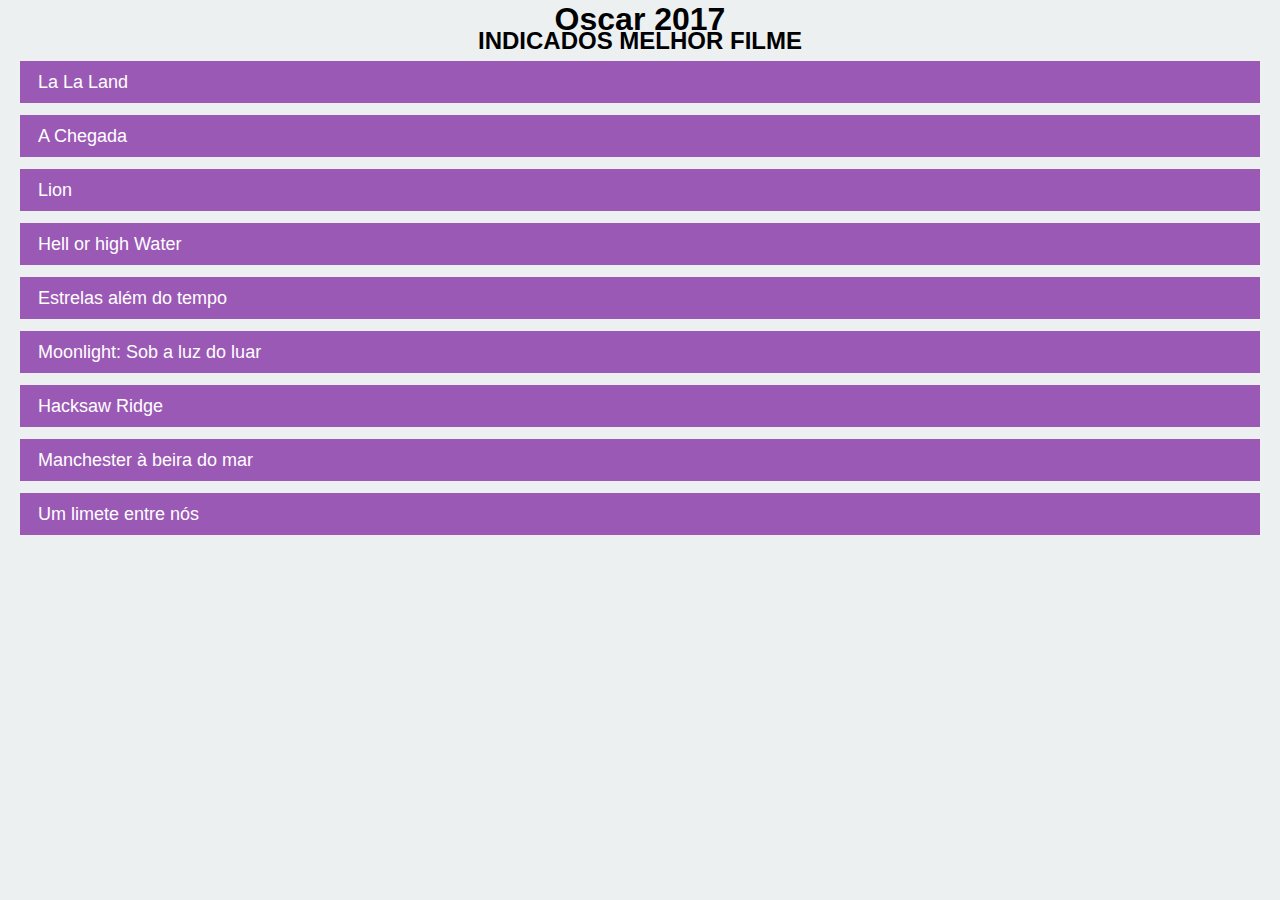
<file: pm-proj001/index.html>
<!Doctype html>
<html lang="pt-br">
  <head>
    <title>Oscar 2017</title>
    <link rel="stylesheet" href="estilo.css">
  </head>
   
  <body>
    <h1>Oscar 2017</h1>
    <h2>Indicados Melhor Filme</h2>
        
    <ul>
      <li>La La Land</li>
      <li>A Chegada</li>
      <li>Lion</li>
      <li>Hell or high Water</li>
      <li>Estrelas além do tempo</li>
      <li>Moonlight: Sob a luz do luar</li>
      <li>Hacksaw Ridge</li>
      <li>Manchester à beira do mar</li>
      <li>Um limete entre nós</li>
    </ul>
    
  </body>
  
</html>
</file>
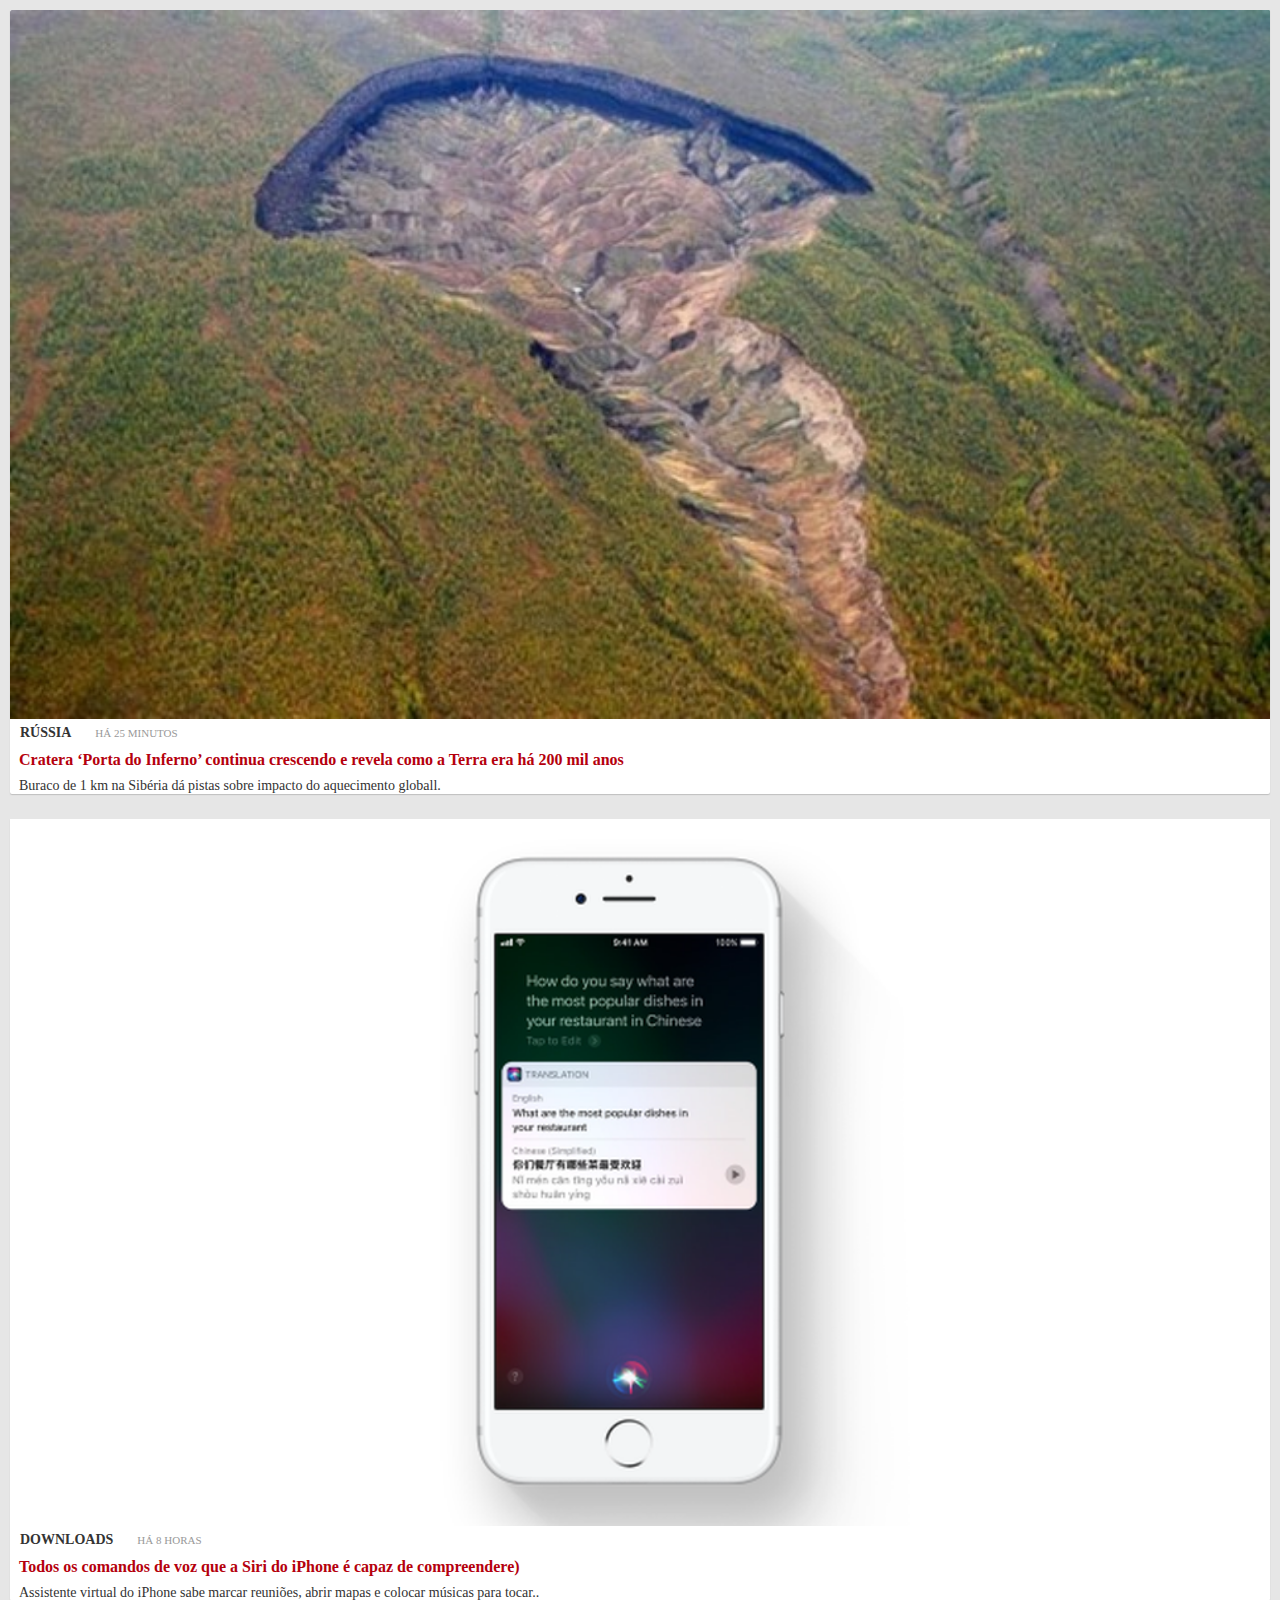
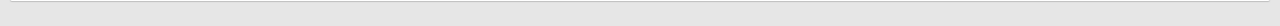
<file: pm-proj002/index.html>
<!DOCTYPE html>

<html lang="pt-br">
    
    <head>
       <meta charset="UTF-8">
        <title>pm-proj002-noticia</title>
          
        <link rel="stylesheet" href="estilo.css">
    </head>
    
    <body>
        
         
        <div class="noticia"> 
                 
        <a href="http://bit.ly/pm-proj002-noticia">
           
            <img src="cratera.jpg" alt="Cratera" title="Localizada na floresta boreal da Sibéria, enorme cratera cresce, em média, 10 metros por ano e serve de alerta contra o desmatamento e o aquecimento global (Foto: Alexander Gabyshev )">
            
          </a>
                    
        <span class="local">Rússia</span>
            
        <span class="tempo">Há 25 minutos</span>
            
        <a href="http://bit.ly/pm-proj002-noticia">
            <h2 class="title">Cratera ‘Porta do Inferno’ continua crescendo e revela como a Terra era há 200 mil anos</h2>
        </a>
            
        <p class="title-2">Buraco de 1 km na Sibéria dá pistas sobre impacto do aquecimento globall.</p>
    
        </div>
    
        <p></p>
        
         <div class="noticia">
         
         <a  href= "http://www.techtudo.com.br/listas/2017/08/todos-os-comandos-de-voz-que-a-siri-do-iphone-e-capaz-de-compreender.ghtml">
         <img src="Siri.png" alt="Iphone" title="Siri está mais inteligente no iOS 11 (Foto: Divulgação/Apple)">
            
        </a>     
                            
                        
        <span class="local">Downloads</span>
        
        <span class="tempo">Há 8 horas</span>
            
        
            
        <a href="http://www.techtudo.com.br/listas/2017/08/todos-os-comandos-de-voz-que-a-siri-do-iphone-e-capaz-de-compreender.ghtml">
            <h2 class="title">Todos os comandos de voz que a Siri do iPhone é capaz de compreendere)</h2>
        </a>
        <p class="title-2">Assistente virtual do iPhone sabe marcar reuniões, abrir mapas e colocar músicas para tocar..</p>
        </div>
        
            
    </body>
</html>
</file>
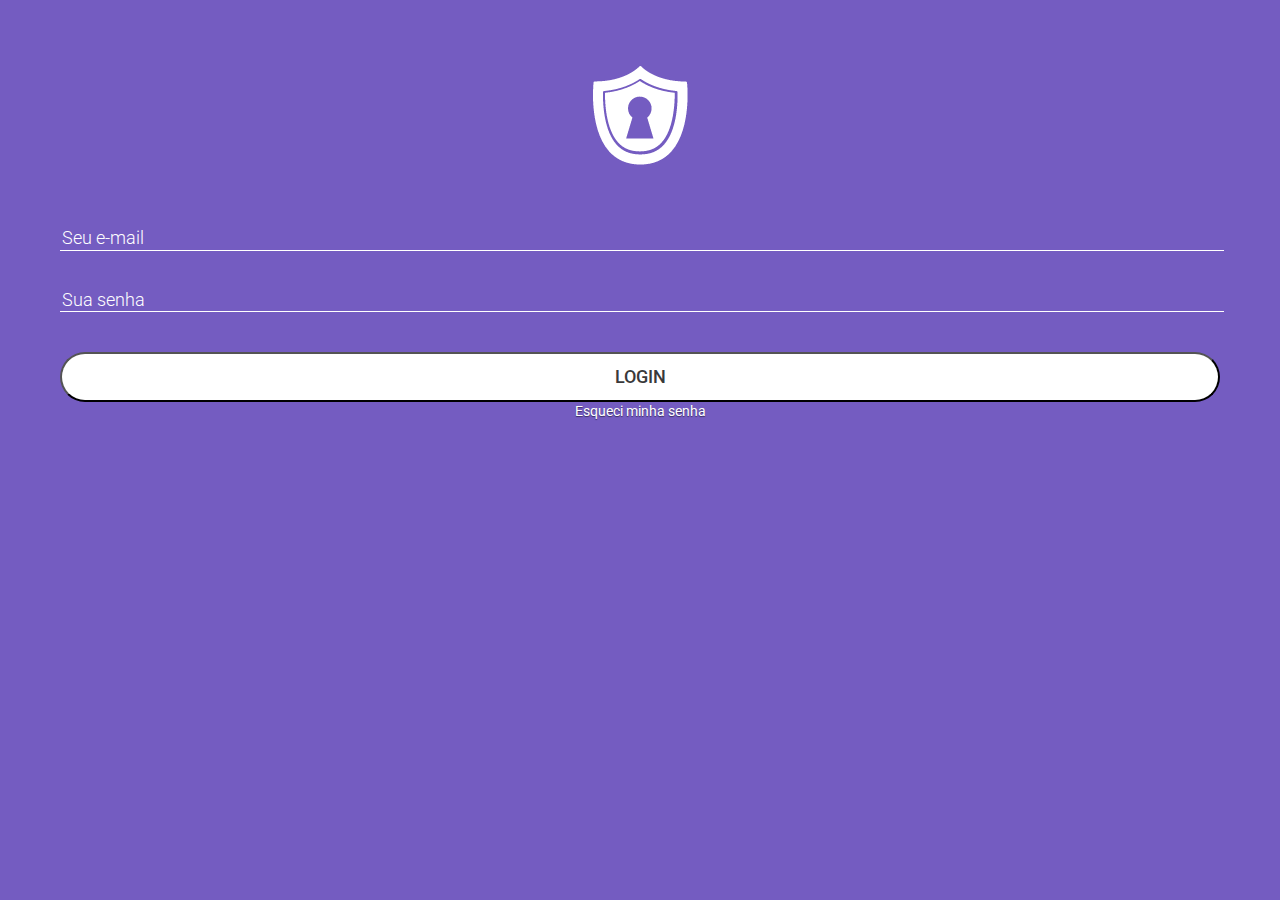
<file: pm-proj003/index.html>
<!Doctype html>

<html lang="pt-br">
    <head>
     
      <meta charset="UTF-8">
      
       <title>Login</title>
              
       <link rel="stylesheet" href="normalize.css">
       
       <link href="https://fonts.googleapis.com/css?family=Roboto:300,400,500" rel="stylesheet">

      
       <link rel="stylesheet" href="style.css">
               
    </head>
    
    <body>
        <img src="logo.png" alt="login">
       
        <form action="#">
          
           <input type="email" name="email" required placeholder="Seu e-mail"  >
           <input type="password" name="password" required placeholder="Sua senha" >
           
        
        <button>Login</button>
       
        <a href="senha.html">Esqueci minha senha</a>
         
             
        </form>
        
    </body>
</html>
</file>
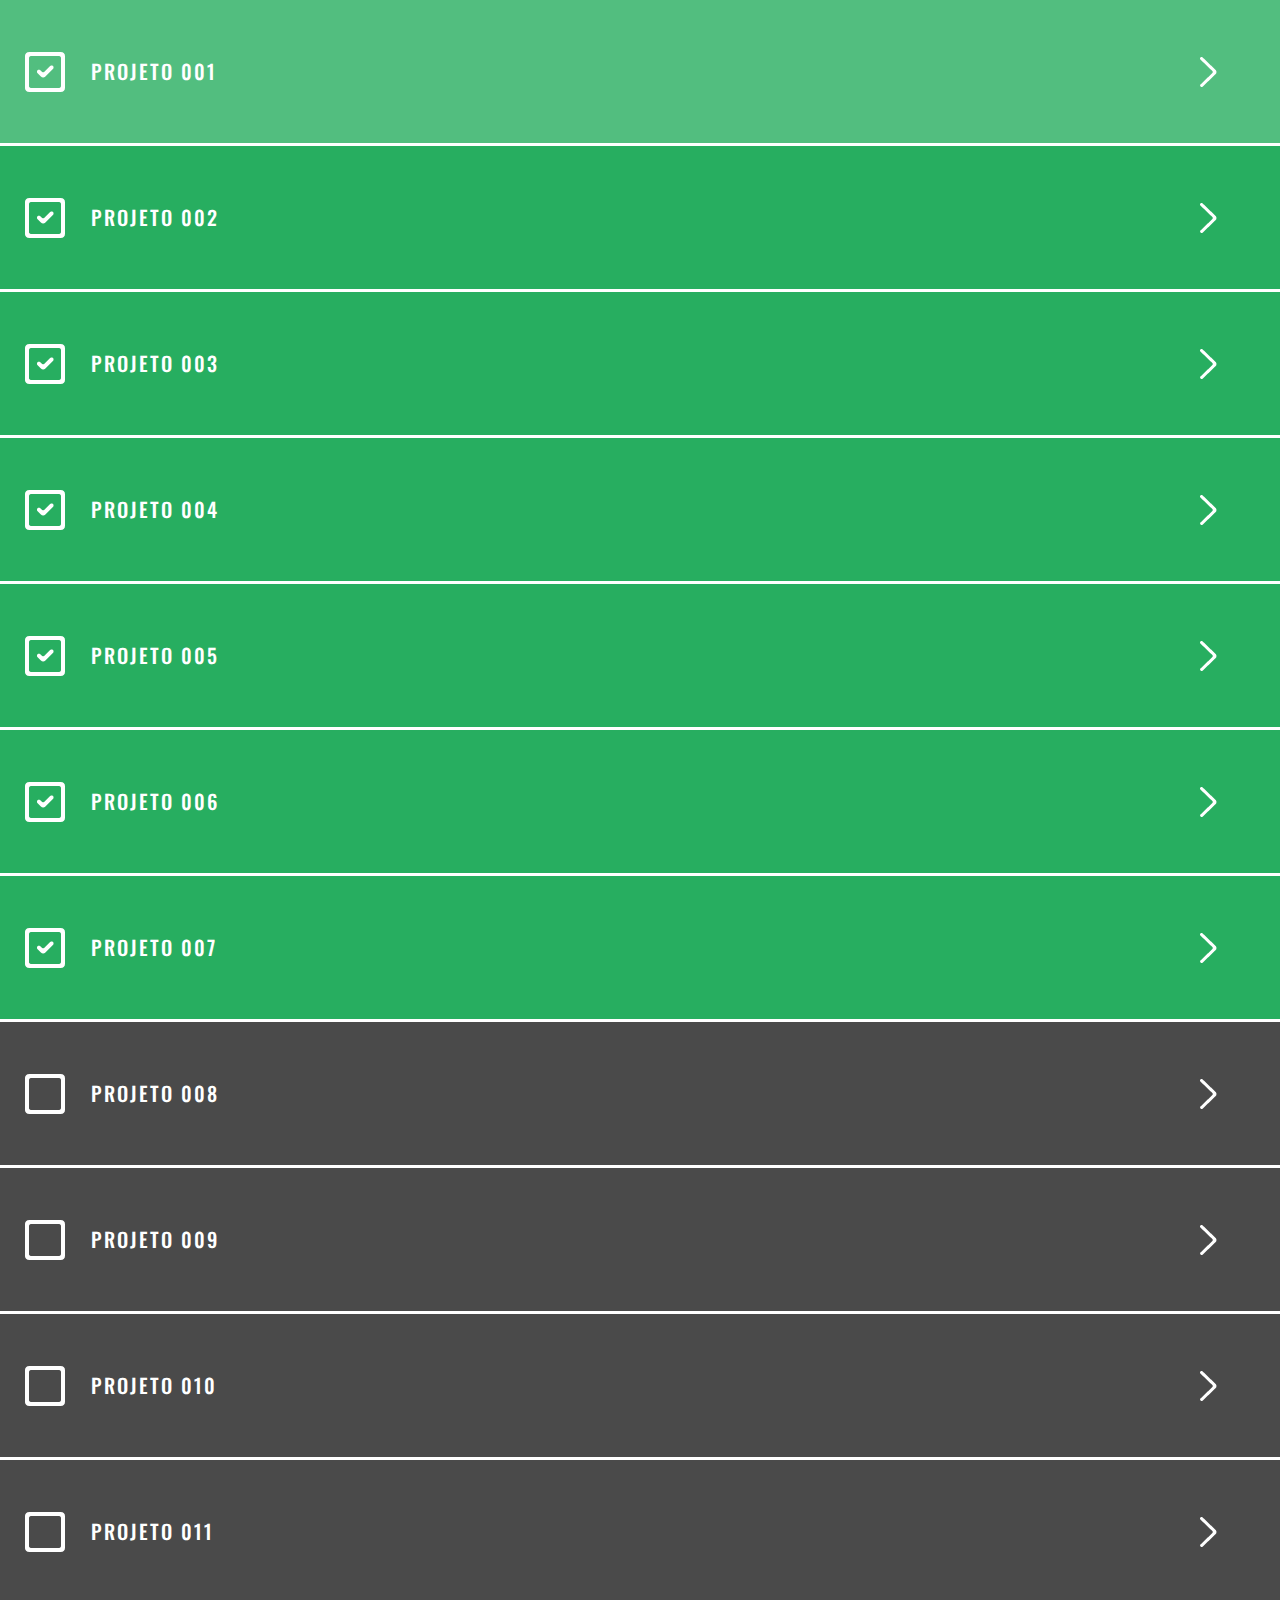
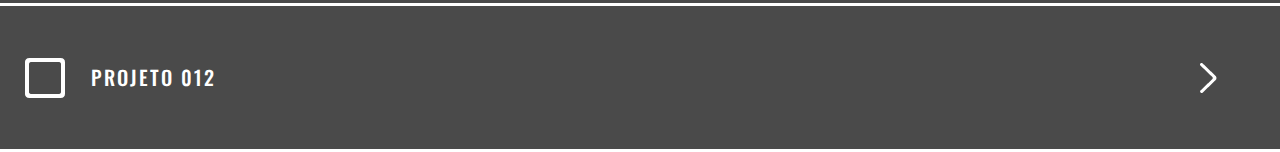
<file: pm-proj004/index.html>
<!DOCTYPE html>
<html lang="pt-br">
<head>
    <meta charset="UTF-8">
    <meta name="viewport" content="width=device-width, initial-scale=1.0">
    <meta http-equiv="X-UA-Compatible" content="ie=edge">
    
    <link href="https://fonts.googleapis.com/css?family=Oswald:400,500" rel="stylesheet">
    
    <link rel="stylesheet" href="normalize.css">
    
    <link rel="stylesheet" href="style.css">
    
    
    <title>Projetos</title>
    
</head>
<body>
   
    <ul>
        <a href="../pm-proj001/"><li class="ok">Projeto 001</li></a>  
                
        <a href="../pm-proj002/"><li class="ok">Projeto 002</li></a>
        
        <a href="../pm-proj003/"><li class="ok">Projeto 003</li></a>
        
        <a href="../pm-proj004/"><li class="ok">Projeto 004</li></a>
        
        <a href="../pm-proj005/"><li class="ok">Projeto 005</li></a>
        
        <a href="../pm-proj006/"><li class="ok">Projeto 006</li></a>
         
        <a href="../pm-proj007/"><li class="ok">Projeto 007</li></a>
          
        <a href="../pm-proj008/"><li class="no">Projeto 008</li></a>
           
        <a href="../pm-proj009/"><li class="no">Projeto 009</li></a>
            
        <a href="../pm-proj010/"><li class="no">Projeto 010</li></a>
        
        <a href="../pm-proj011/"><li class="no">Projeto 011</li></a> 
                
        <a href="../pm-proj012/"><li class="no">Projeto 012</li></a>
    </ul>
   
    
</body>
</html>
</file>
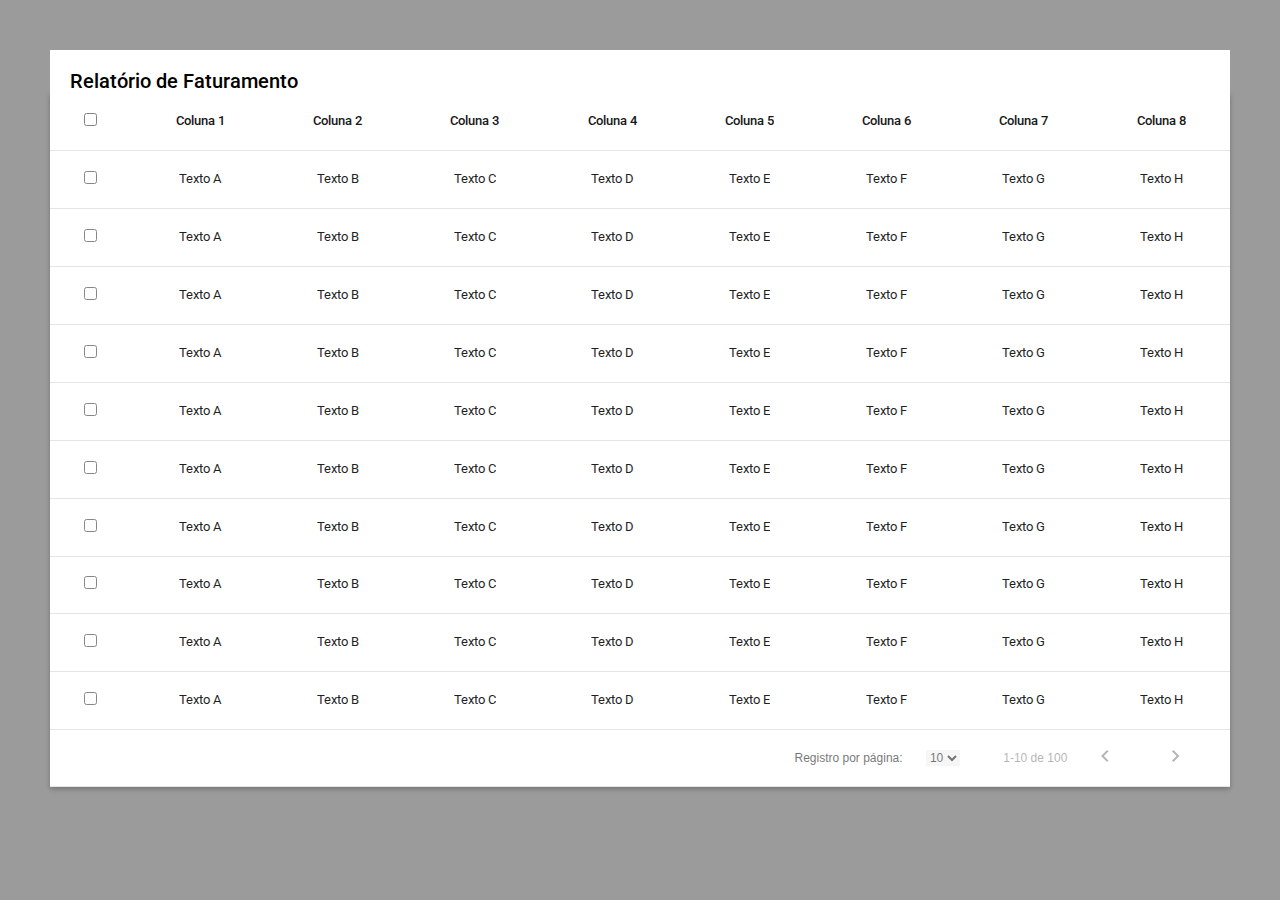
<file: pm-proj005/index.html>
<!DOCTYPE html>
<html lang="pt-br">
<head>
    <meta charset="UTF-8">
    <title>pm-proj005</title>
    <link href="https://fonts.googleapis.com/css?family=Roboto:400,500" rel="stylesheet">
    <link rel="stylesheet" href="normalize.css">
    <link rel="stylesheet" href="style.css">
</head>
<body>
 
 
 <table>
    
        <thead>
        <caption>Relatório de Faturamento</caption>
        <tr>
           <th><input type="checkbox"></th>
           <th>Coluna 1</th>
           <th>Coluna 2</th>
           <th>Coluna 3</th>
           <th>Coluna 4</th>
           <th>Coluna 5</th>
           <th>Coluna 6</th>
           <th>Coluna 7</th>
           <th>Coluna 8</th>
        </tr>
        </thead>
        
        <tbody>                                              
        <tr>
          <td><input type="checkbox"></td> 
          <td>Texto A</td>
          <td>Texto B</td>
          <td>Texto C</td> 
          <td>Texto D</td> 
          <td>Texto E</td>
          <td>Texto F</td> 
          <td>Texto G</td>
          <td>Texto H</td>
        </tr>
                    
        <tr>
          <td><input type="checkbox"></td>
          <td>Texto A</td>
          <td>Texto B</td>
          <td>Texto C</td> 
          <td>Texto D</td> 
          <td>Texto E</td>
          <td>Texto F</td> 
          <td>Texto G</td>
          <td>Texto H</td>
        </tr>
         
        <tr>
          <td><input type="checkbox"></td>
          <td>Texto A</td>
          <td>Texto B</td>
          <td>Texto C</td> 
          <td>Texto D</td> 
          <td>Texto E</td>
          <td>Texto F</td> 
          <td>Texto G</td>
          <td>Texto H</td>
        </tr>
        
        <tr> 
          <td><input type="checkbox"></td>
          <td>Texto A</td>
          <td>Texto B</td>
          <td>Texto C</td> 
          <td>Texto D</td> 
          <td>Texto E</td>
          <td>Texto F</td> 
          <td>Texto G</td>
          <td>Texto H</td>
        </tr>
        
        <tr> 
          <td><input type="checkbox"></td>
          <td>Texto A</td>
          <td>Texto B</td>
          <td>Texto C</td> 
          <td>Texto D</td> 
          <td>Texto E</td>
          <td>Texto F</td> 
          <td>Texto G</td>
          <td>Texto H</td>
        </tr>
        
                 
        <tr> 
          <td><input type="checkbox"></td>
          <td>Texto A</td>
          <td>Texto B</td>
          <td>Texto C</td> 
          <td>Texto D</td> 
          <td>Texto E</td>
          <td>Texto F</td> 
          <td>Texto G</td>
          <td>Texto H</td>
          </tr>
          
        <tr> 
          <td><input type="checkbox"></td>
          <td>Texto A</td>
          <td>Texto B</td>
          <td>Texto C</td> 
          <td>Texto D</td> 
          <td>Texto E</td>
          <td>Texto F</td> 
          <td>Texto G</td>
          <td>Texto H</td>
          </tr>
          
        <tr> 
        
   <tr> 
          <td><input type="checkbox"/></td>
          <td>Texto A</td>
          <td>Texto B</td>
          <td>Texto C</td> 
          <td>Texto D</td> 
          <td>Texto E</td>
          <td>Texto F</td> 
          <td>Texto G</td>
          <td>Texto H</td>
          </tr>
            
             <tr> 
          <td><input type="checkbox"/></td>
          <td>Texto A</td>
          <td>Texto B</td>
          <td>Texto C</td> 
          <td>Texto D</td> 
          <td>Texto E</td>
          <td>Texto F</td> 
          <td>Texto G</td>
          <td>Texto H</td>
          </tr>
            
             <tr> 
          <td><input type="checkbox"/></td>
          <td>Texto A</td>
          <td>Texto B</td>
          <td>Texto C</td> 
          <td>Texto D</td> 
          <td>Texto E</td>
          <td>Texto F</td> 
          <td>Texto G</td>
          <td>Texto H</td>
          </tr>
             
          </tbody>
        
        <tfoot>
            <tr><td class="rodape" colspan="9">Registro por página:
            <select>
            <option value="10">10</option>
            <option value="20">20</option>
            <option value="30">30</option>
            </select> 
                <span>1-10 de 100</span>
                <a href="#"><img src="back.png"></a>
                <a href="#"><img src="next.png"></a>
            </td></tr>
            
            
        </tfoot>
   </table>
    
</body>
</html>
</file>
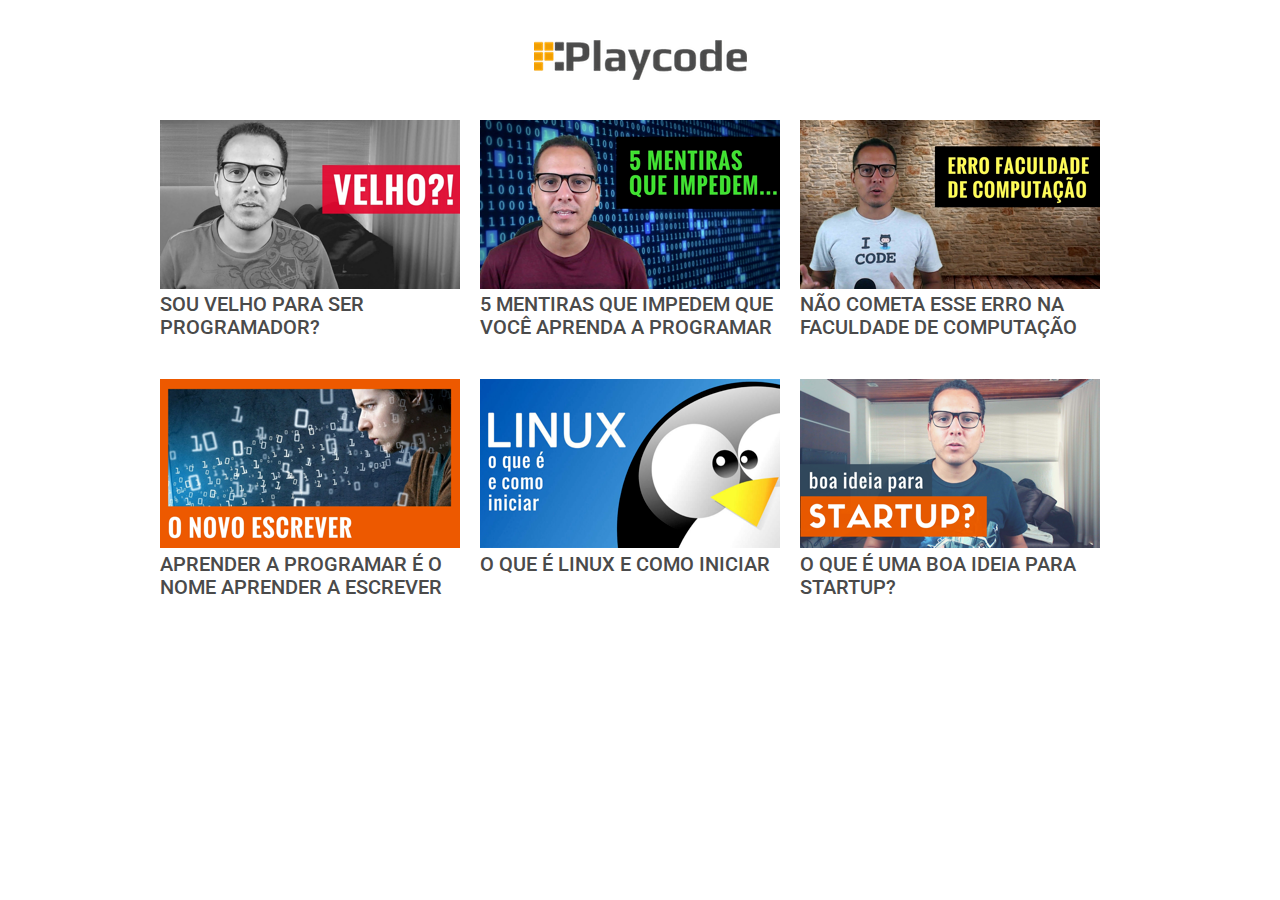
<file: pm-proj006/index.html>
<!DOCTYPE html>
<html lang="pt-br">
<head>
    <meta charset="UTF-8">
    <meta name="viewport" content="width=device-width, initial-scale=1.0">
    <meta http-equiv="X-UA-Compatible" content="ie=edge">
    <title>pm-proj006</title>
    
    <link rel="stylesheet" href="normalize.css">
    
   <link href="https://fonts.googleapis.com/css?family=Roboto:500" rel="stylesheet">
    
    <link rel="stylesheet" href="desktop.css">
    </head>
<body>

<div class="container">
     
    <div class="card">
        <img src="card1.png" >
        <h2>Sou velho para ser programador?</h2>
    </div>
    
    <div class="card">   
        <img src="card2.png" >
        <h2>5 mentiras que impedem que você aprenda a programar</h2>
    </div>
    
    <div class="card">
        <img src="card3.png" >
        <h2>Não cometa esse erro na faculdade de computação</h2>
    </div>
    
    <div class="card">
       <img src="card4.png" >
         <h2>Aprender a programar é o nome aprender a escrever</h2>
    </div>
    
    <div class="card">
        <img src="card5.png" >
        <h2>O que é linux e como iniciar</h2>
    </div>
    
    <div class="card">
        <img src="card6.png" >
        <h2>O que é uma boa ideia para startup?</h2>
    </div>
    
    </div>
</body>
</html>
</file>
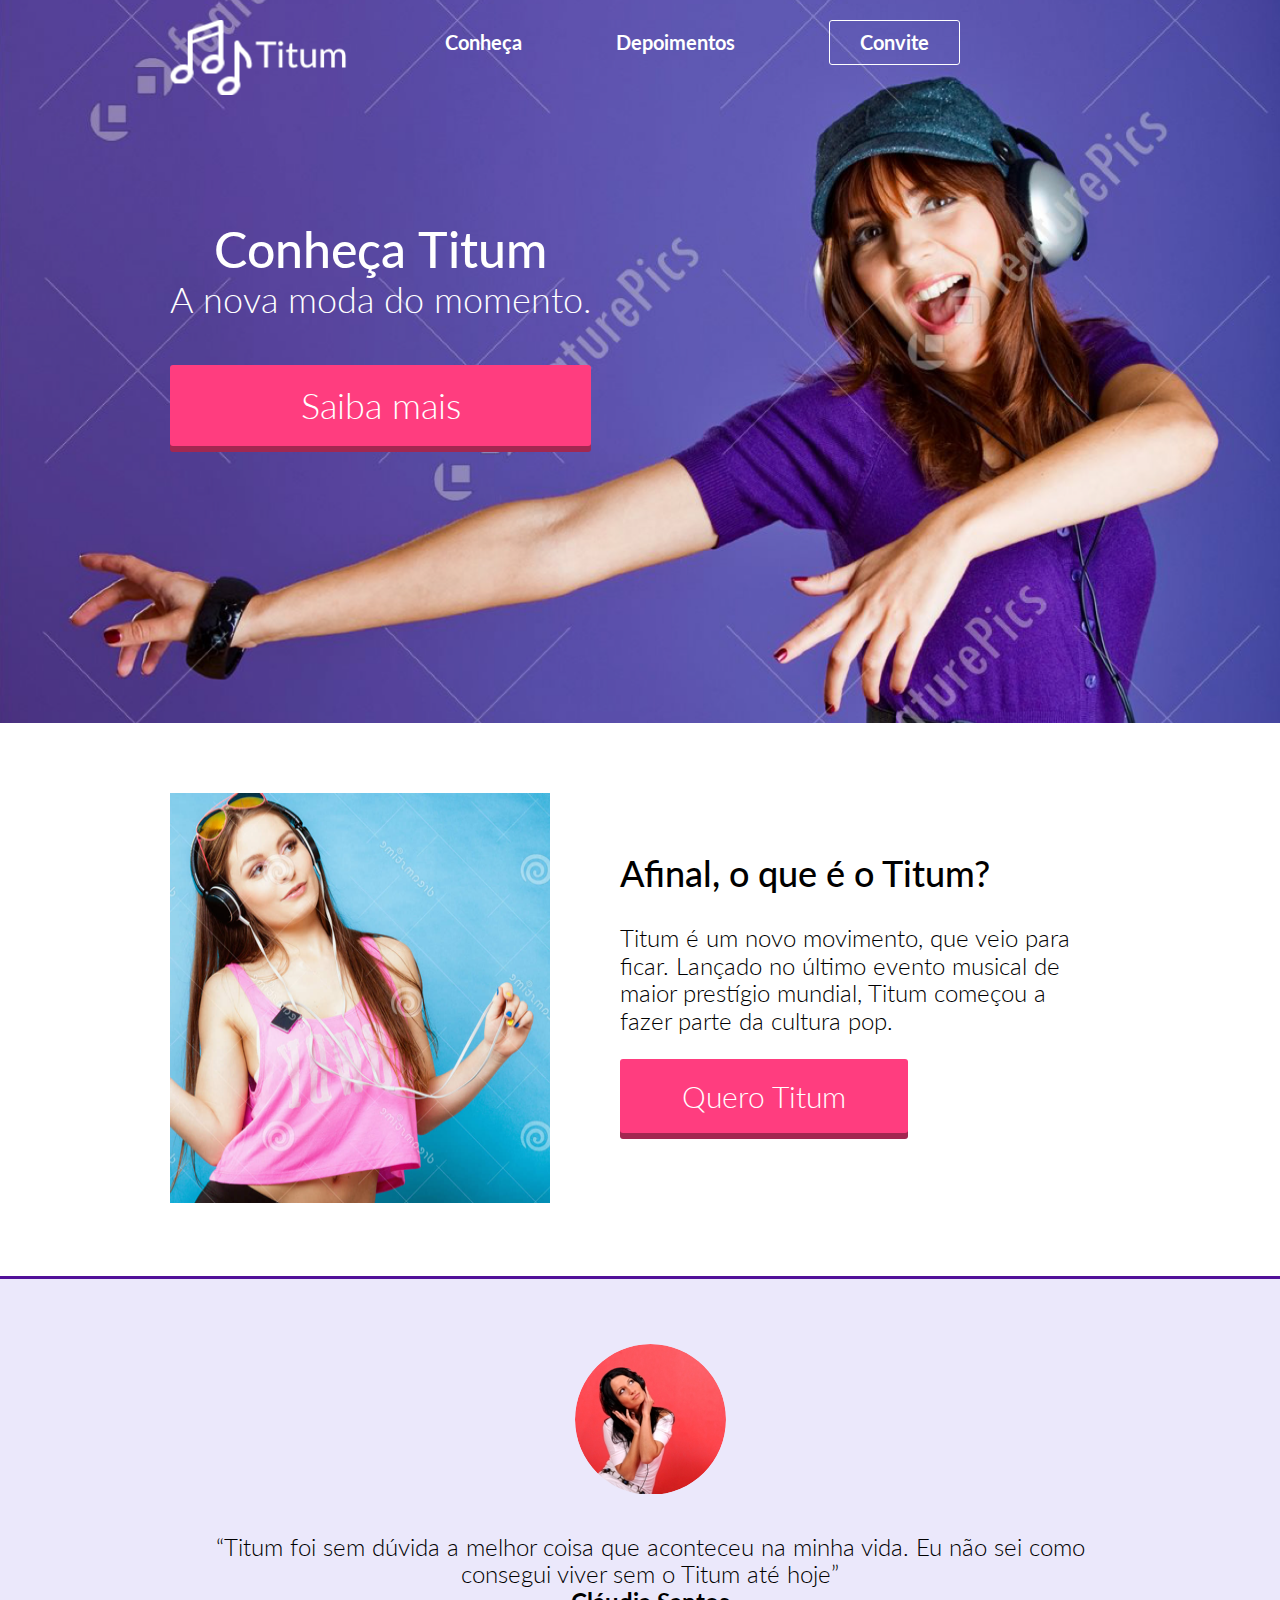
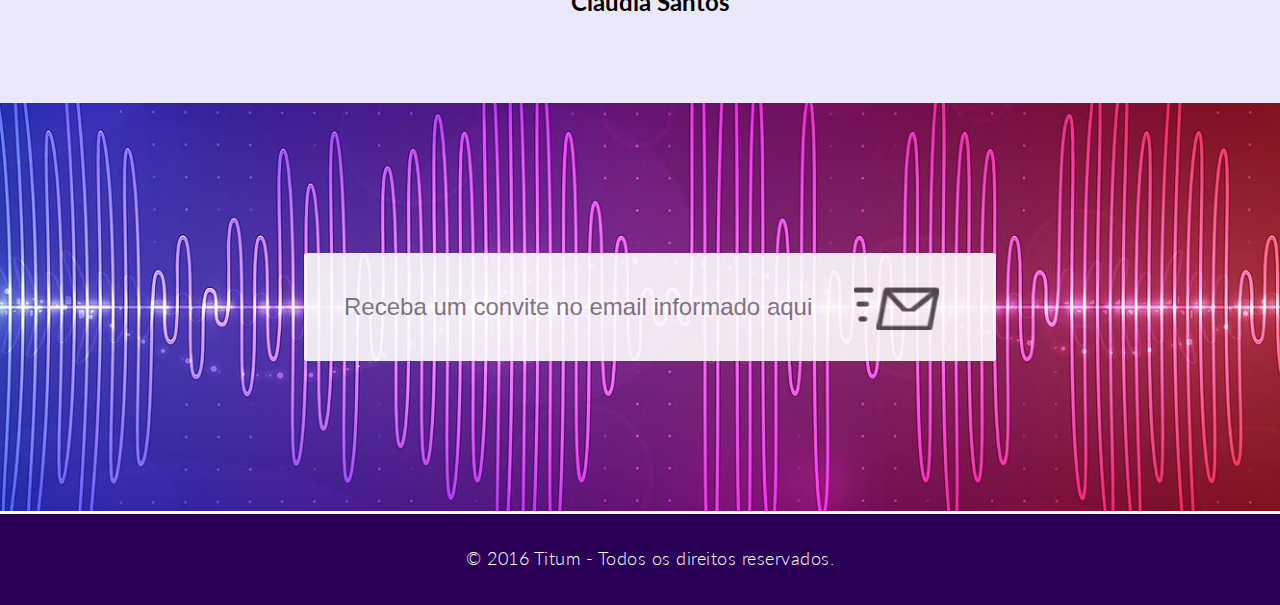
<file: pm-proj007/index.html>
<!DOCTYPE html>
<html lang="pt-br">
<head>
    <meta charset="UTF-8">
    <title>pm-proj007</title>
    <link rel="stylesheet" href="normalize.css">
    <link href="https://fonts.googleapis.com/css?family=Lato:400,700" rel="stylesheet">
    <link rel="stylesheet" href="style.css">
    <meta name="viewport" content="width:device-width,initial-scale=1">
</head>
<body>
 
<header>
       <div class="container">
           
           <h1>
               <span>Titum</span>
           </h1>
            
          <nav>
                 
              <ul>
                  <li><a href="#sobre">Conheça</a></li>
                  
                  <li><a href="#depoimento">Depoimentos</a></li>
                  
                  <li><a href="#convite">Convite</a></li>
              </ul>
          </nav>
           
       </div> 
   </header>
     
<section id="topo">
      
<div class="container">

    <div class="chamada">
             
        <h2>Conheça Titum</h2>
          
        <p>A nova moda do momento.</p>
          
        <a href="#sobre" class="botao">Saiba mais</a>
           
    </div>
    
</div>
   </section >
   
<section id="sobre">
       <div class="container">
    
          
         <img src="conheca.png">
         
          <div class="conheca">
                   
          <h2>Afinal, o que é o Titum?</h2>
          
          <p>Titum é um novo movimento, que veio para ficar. Lançado no último evento musical de maior prestígio mundial, Titum começou a fazer parte da cultura pop.</p>
          
          <a href="#convite" class="botao">Quero Titum</a>
          </div>
           
        </div>           
       
   </section>
     
<section id="depoimento">
      
       <div class="container">
        <div class="creditos">
         
         <img src="depoimento.png">
          
          <p>“Titum foi sem dúvida a melhor coisa que aconteceu na minha vida. Eu não sei como consegui viver sem o Titum até hoje”<br><span>Cláudia Santos</span></p>
    </div>   
       </div>
       
   </section>
   
<section id="convite">
      
       <div class="container">
       
           
       <form action="#">
          
           <input type="email" name="email" placeholder="Receba um convite no email informado aqui">
           
           <button>
           
           <a href="#topo"><img src="envia.png"></a>
           
           </button>
           
       </form> 
          
       </div>
       </section>
<footer>
    <div class="container">
       <p>© 2016 Titum - Todos os direitos reservados.</p>
    </div>
</footer>
    
</body>
</html>
</file>
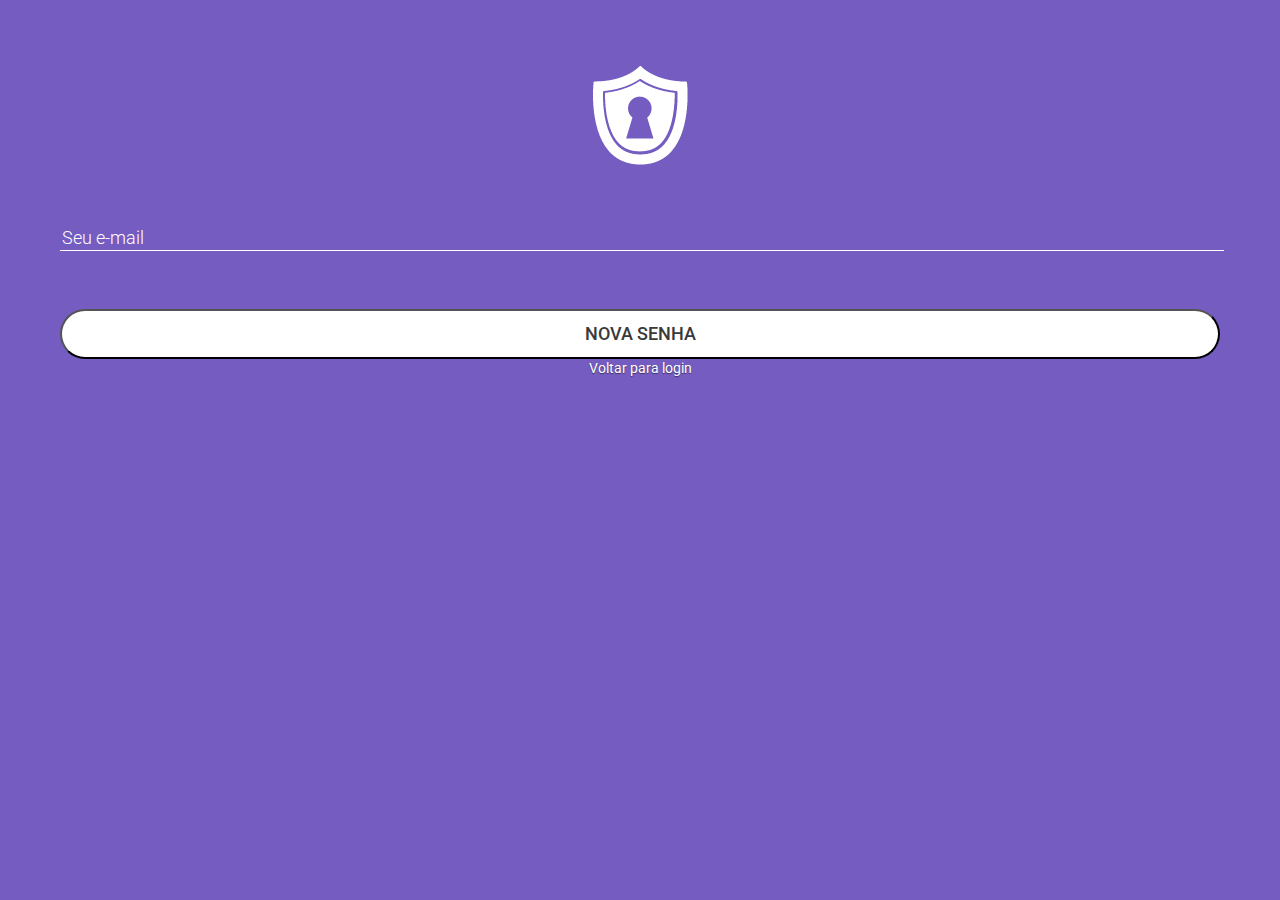
<file: pm-proj003/senha.html>
<!Doctype html>

<html lang="pt-br">
    <head>
     
      <meta charset="UTF-8">
      
       <title>pm-proj003-login</title>
              <link href="https://fonts.googleapis.com/css?family=Roboto" rel="stylesheet">

       <link rel="stylesheet" href="normalize.css">
       <link rel="stylesheet" href="style.css">
               
    </head>
    
    <body>
        <div class="login">
        <a href="">
            <img src="logo.png" alt="login">
        </a>
        <form class="login-form" action="">
          
           <input type="email" name="e-mail" required placeholder="Seu e-mail" ><br>
           
           
          
        <button>Nova senha</button><br>
        
        <a href="index.html">Voltar para login</a>
         
             
        </form>
        
        </div>
    </body>
</html>
</file>
<file: pm-proj001/estilo.css>
body {
    
    background-color:#ecf0f1;
    font-family:"arial";
    height: 645px;
        
}

h1{
   color:black;
    display:flex;
    align-items: center;
    justify-content: center;
    margin:5px;
    font-family: "arial";
    line-height:0.1;
    padding-top:10px
            
}

h2{
    color:black;
    display:flex;
    align-items: center;
    justify-content: center;
    text-transform: uppercase;
    font-family: "arial"; 
    line-height: 0
    
}

ul{
   list-style:none;
   padding:0;
   color:white;
        
    
}

li{
    
    height:42px;
    background-color:#9b59b6;   
    font-family: "arial";
    display:flex;
    align-items:center;
    font-size:18px;
    margin:12px;
    text-indent: 1em;
    
}
</file>
<file: pm-proj002/estilo.css>
*{
    padding: 0;
    margin: 0;
}
body {
    
    background-color:#e6e6e6;
    font-family:open sans;
    width: 100%;
    }


.noticia{
   background-color:#ffffff;
   border-radius: 0 0 2px 2px;
   box-shadow: 0 1px 1px rgba(153, 153, 153, 0.5);
   margin:10px;
    
}


img {
     border-radius:2px 1px 0 0;
     transition: 0,2s;
     width: 100%;          
}

  
.local{
    margin-right: 10px;    
    overflow: visible;
    color:#333333;
    font-size:14px;
    font-weight: 600;
    line-height: 16px;
    text-transform: uppercase;
    margin:10px; 

}

.tempo {
    color: #999999;
    font-size: 11px;
    font-weight: 300;
    line-height: 16px;
    text-transform: uppercase;
    margin:10px;
    
              
}

.title{
    color:#b5000d;
    font-size:16px;
    font-weight: 700;
    line-height: 18px;
    margin-top:10px;
    margin-left:9px;        
}
a{
    text-decoration:none;
}

.title-2 {
    color:#333333;
    font-size:14px;
    font-weight: 300;
    line-height: 16px;
    margin-top:9px;
    margin-left:9px;
    margin-bottom: 25px; 
}
</file>
<file: pm-proj003/style.css>
body{
    
    background-color:#745cc1;
    text-align: center;
    }

img{
    
    margin-top:65px;
    
}

input{
    display:block;
    background-color:#745cc1;
    border:none;
    border-bottom: 1px solid #ffffff; 
    margin-bottom: 40px;
    width: 100%;
}

::placeholder{
    color:#ffffff;
    font-family: 'Roboto',sans-serif;
    font-size:18px;
    font-weight:300;
    }

button{
    font-family: roboto;
    font-size:18px;
    text-transform: uppercase;
    color: #39393a;
    font-weight: 500;
    box-shadow: 0 2px 3px 0px #000000 50%;
    width:100%;
    height: 50px;
    border-radius: 40px;
    background-color:#ffffff;
    
}

form {
    padding: 60px 60px 5px 60px;
}
a{
    margin: center;
    color:#ffffff;
    font-family: roboto;
    font-size:14px;
    text-shadow: 0 1px 1px rgba(0, 0, 0, 0.5);
    text-decoration: none;
    font-weight: 400;
  }
</file>
<file: pm-proj004/style.css>
body{ 
    
    }
.font-smoothing {
    -webkit-font-smoothing: antialiased;
}

ul{
    list-style: none;
    margin:0;
    padding:0;
    }

li {
    font-family: 'Oswald',sans-serif;
    text-transform: uppercase;
    font-size: 20px;
    color:#fff;
    letter-spacing: 2px;
    font-weight: 500;
    padding: 60px 91px 60px;
    }  

.ok{
    background: url(yes.png) no-repeat 2% , url(seta.png) no-repeat 95%; 
    background-color: #27ae60;
    margin-bottom: 3px


}
.ok:hover{
    background-color: #52be7f;
}
.no {
    background: url(no.png) no-repeat 2%, url(seta.png) no-repeat 95%;
    background-color: #4a4a4a; 
    margin-bottom: 3px
   }
.no:hover{
    background-color: #6e6e6e
}
a{
    text-decoration: none;
      
}
</file>
<file: pm-proj005/style.css>
body{
    background-color: #9b9b9b;
    padding: 50px;
}
caption{
    font-size: 20px;
    font-weight: 500;
    background-color: #ffffff;
    text-align: left;
    padding: 20px 0 0 20px;
}

table{
    background-color: #ffffff;
    border-collapse: collapse;
    font-family: 'roboto',sans-serif;
    font-size:13px;
    box-shadow: 0 2px 5px rgba(0, 0, 0, 0.26);
    color: #000000;
    font-weight: 400;
    width: 100%;
    
}

table td, th {
    border-bottom: 1px solid rgba(0, 0, 0, .1);
    padding: 20px;
    text-align: center; 
   
}
tr:hover{
    background-color:#eeeeee;
    
}
th{
    font-weight: 500;
    opacity: 0.9;
    
}
td{
    font-weight: 400;
    opacity: 0.87;
    }

.rodape{
    color: #000000;
    font-size: 12px;
    font-weight: 400;
    opacity: 0.54;
    font-family: 'roboro',sans-serif;
    text-align: right;
    padding-left: 10px
    
}
span{
    color: #000000;
    font-size: 12px;
    font-weight: 400;
    opacity: 0.54;
    font-family: 'roboro',sans-serif;
}

img{
    padding: 0 30px
}
select  {
    border:none;
    margin-left: 20px;
    margin-right: 40px;
    }
</file>
<file: pm-proj006/desktop.css>
body{
     padding: 40px 15px 15px 15px;
   }
.container{
    background-image:url(playcodelogo.png);
    background-repeat: no-repeat;
    background-position:top;
    padding-top: 80px;
    
           
   }
.card img{
    width: 100%;
}
h2{
    width: 100%;
    color: #4a4a4a;
    font-family: 'Roboto', sans-serif;
    font-size: 20px;
    font-weight: 500;
    text-transform: uppercase;
    padding-bottom: 40px;
    margin: 0;
    
}
@media (min-width:500px){

    .container{
        width: 960px;
        margin: 0 auto;
        background-position:top;
    }
    .card {
     width: 300px;
     padding-right:20px;
     float: left;
            
        
        
    }}
</file>
<file: pm-proj007/style.css>
body{
    margin: 0;
    font-family:'Lato', sans-serif;
    -webkit -font -smoothing:antialiased;
    }
.container{
    max-width: 960px;
    margin:0 auto;
    display: flex;
    justify-content:space-between;
    padding-left: 20px
        
}
.botao{
    padding-top: 20px;
    padding-bottom: 20px;
    box-shadow: 0 6px 0 #a32751;
    border-radius: 3px;
    background-color: #ff3d7f;
    color: #ffffff;
    font-size: 36px;
    font-weight: 300;
    text-decoration: none; 
    display: block;
    text-align: center;
}
header{
    margin-bottom: -100px;

}
header h1{
    margin:0;
    background-image: url(logo.png);
    background-repeat: no-repeat;
    width: 177px;
    height: 76px;
    margin-top:20px; 
}
header h1 span{
    visibility:hidden;
}
header nav li {
    list-style: none;
    display: inline-block;
    margin-right: 90px;
}
header nav ul{
    padding-right: 80px;
    margin:0;
    margin-top:20px;
    
}
header nav li a {
    text-decoration: none;
    color: #ffffff;
    font-size: 20px;
    font-weight: 700;

    
}
nav ul li:last-child{ 
    border-radius: 3px;
    border: 1px solid #ffffff;
    padding: 10px 30px 10px 30px;
}
section#topo{
    background-image: url(fundo.png);
    background-repeat: no-repeat;
    background-size:cover;
    height: 727px;    
}
section#topo .chamada{
    margin-top: 225px;
    color: #ffffff;
    text-align: center;
}
section#topo .chamada h2{  
    font-size: 50px;
    font-weight: 500;
    margin:0;   
}
section#topo .chamada p{
    margin:0;
    padding-bottom: 45px;
    font-size: 36px;
    font-weight: 300;
}
section#sobre .conheca{
    
    }
section#sobre{
    padding:70px;
}

section#sobre .conheca{
    padding: 70px;
    padding-top: 30px;
    padding-right: 30px;
}
section#sobre .conheca h2{
    color: #000000;
    font-size: 36px;
    font-weight: 500;
}
section#sobre .conheca p{
    color: #000000;
    font-size: 24px;
    font-weight: 300;  
    
}
section#sobre .conheca a{
    width: 60%;
    font-size: 30px;
    
}
section#depoimento{
    height: 424px;
    background-color: #ebe8fb;
    margin-top:3px;
    border-top: solid #511099;
    text-align:  center;
    color: #000000;
    font-size: 24px;
}
section#depoimento img{
    width: 151px;
    height: 150px;
    margin:0;
    margin-top: 65px;  
}
section#depoimento .creditos p{
    padding: 10px;
    font-weight: 300;
}
section#depoimento .creditos span{
    font-size: 24px;
    font-weight: 700;
}
section#convite{
    padding-top: 150px;
    padding-bottom: 150px;
    background: url(fundo-convite.png)no-repeat;
    background-size: cover;
       
}
section#convite .container{
    flex-direction: column;
    align-items: center;
}

section#convite form {
    border-radius: 3px;
    background-color: #ffffff;
    opacity: 0.89;
    padding: 10px;
    width: 70%;
}
section#convite form input{    
    
    width: 70%;
    padding: 30px;
    font-size: 24px;
    font-weight: 400;
    border: none;
    color: #4a4a4a;
    
}
section#convite form button{
    background-color: transparent;
    border:none;
    vertical-align: middle;    
    
}
footer{
    height: 91px;
    background-color: #2a0157;
    display: flex;
    margin-top:3px
}
footer p {
    margin:0;
    margin-top: 34px;
    color: #ffffff;
    font-size: 18px;
    font-weight: 300;
    letter-spacing: 0.5px;
}    

@media (max-width:600px){
    header nav{
        display: none;
        
    }
    header h1{
        margin-left: 20px;   
            
    }
    section#topo{
        padding: 20px;
    }
    section#sobre .container{
        flex-direction: column;
        align-items: center;     
    }

section#sobre .container .conheca{
     padding: 20px;
    }
section#sobre .container .conheca a{
    
    width: 100%;
    }
section#depoimento .container p{
        padding: 10px;
    }
section#convite form{
    display: block;   
 
    }
    footer{
        text-align: center;
    }}
</file>
